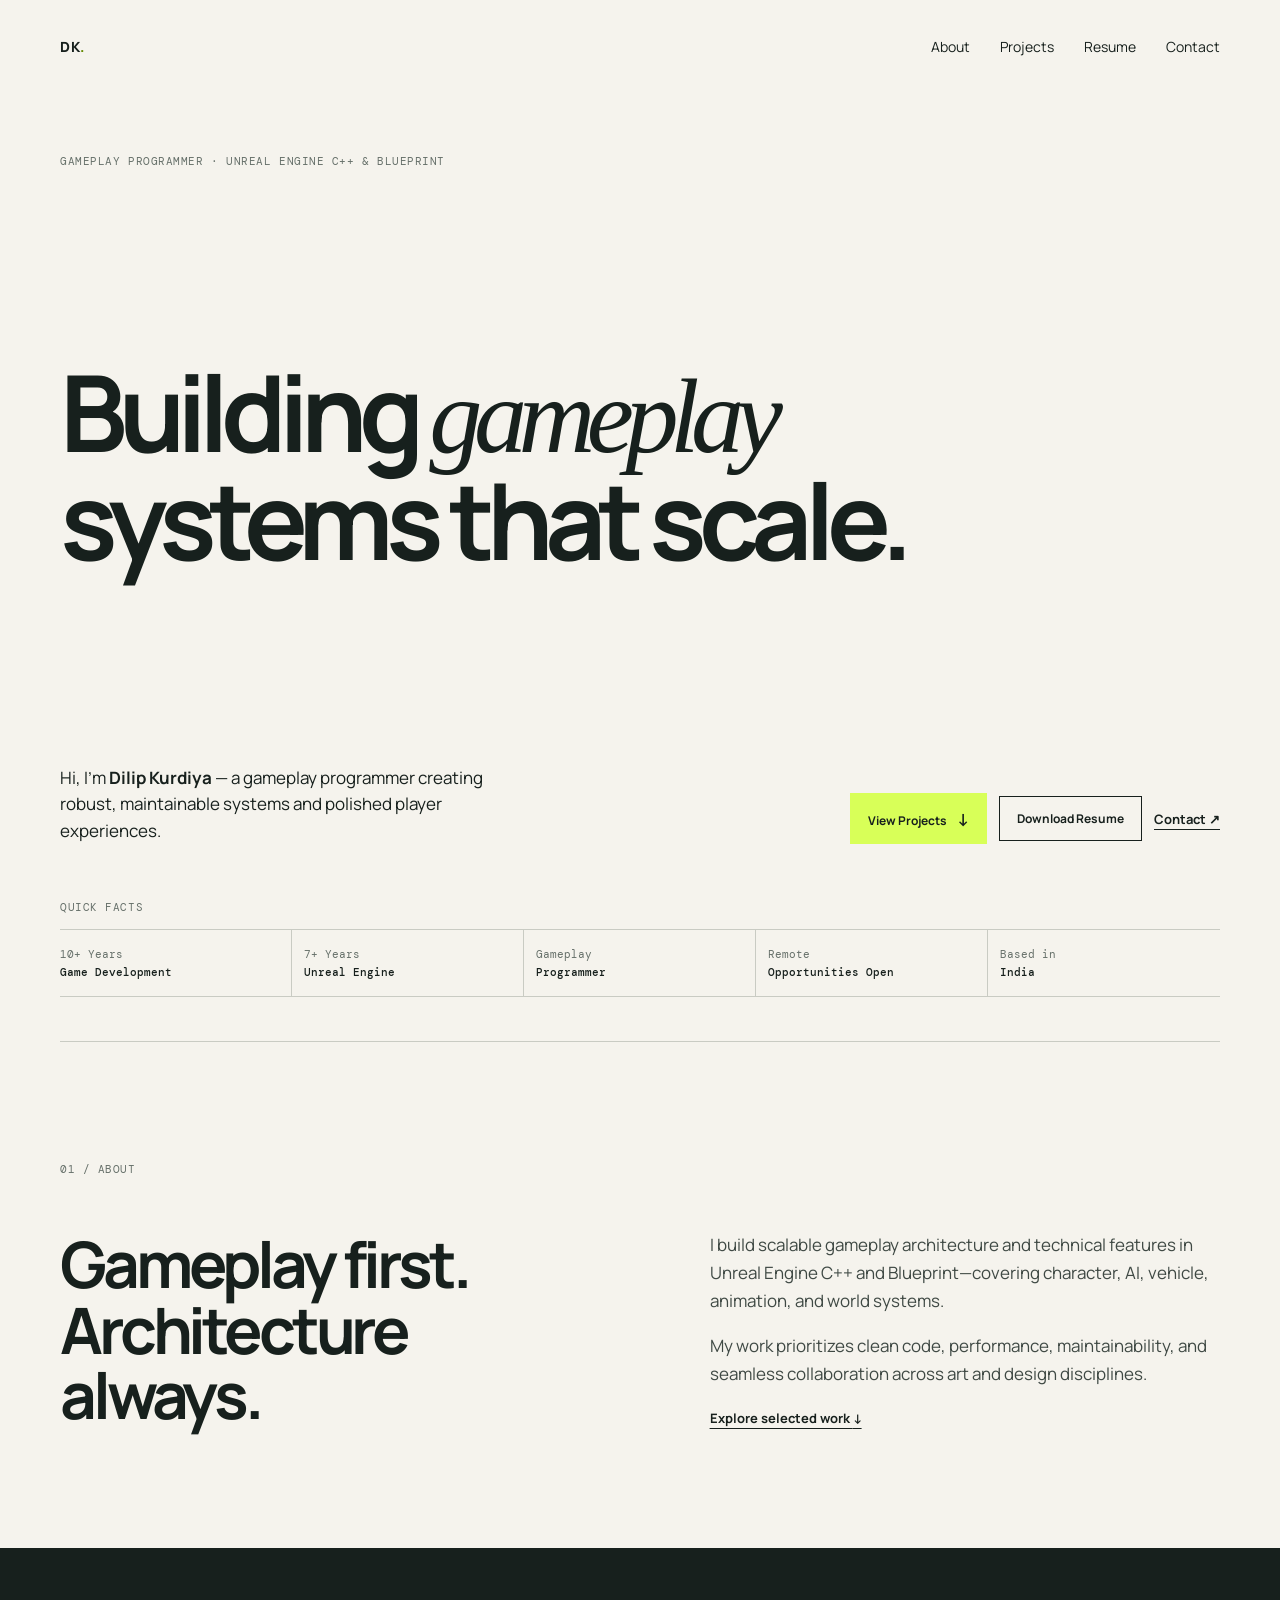
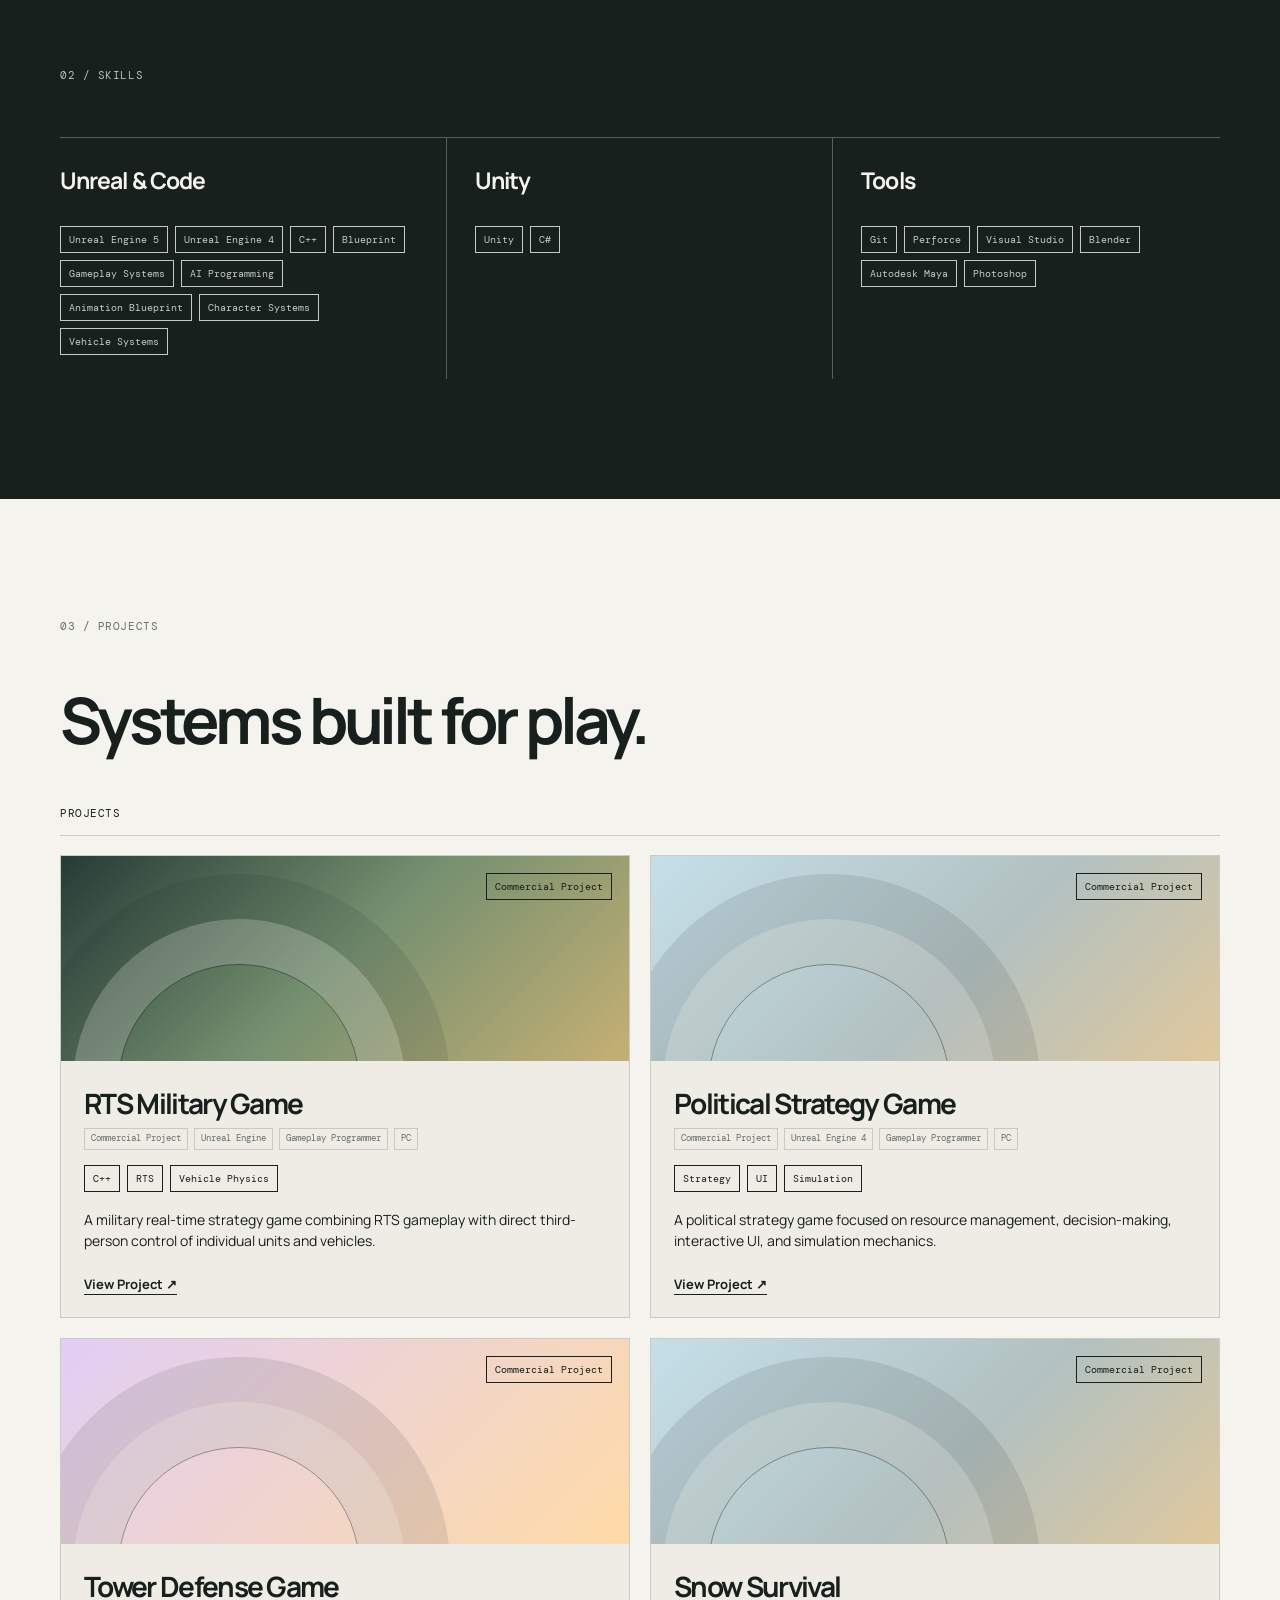
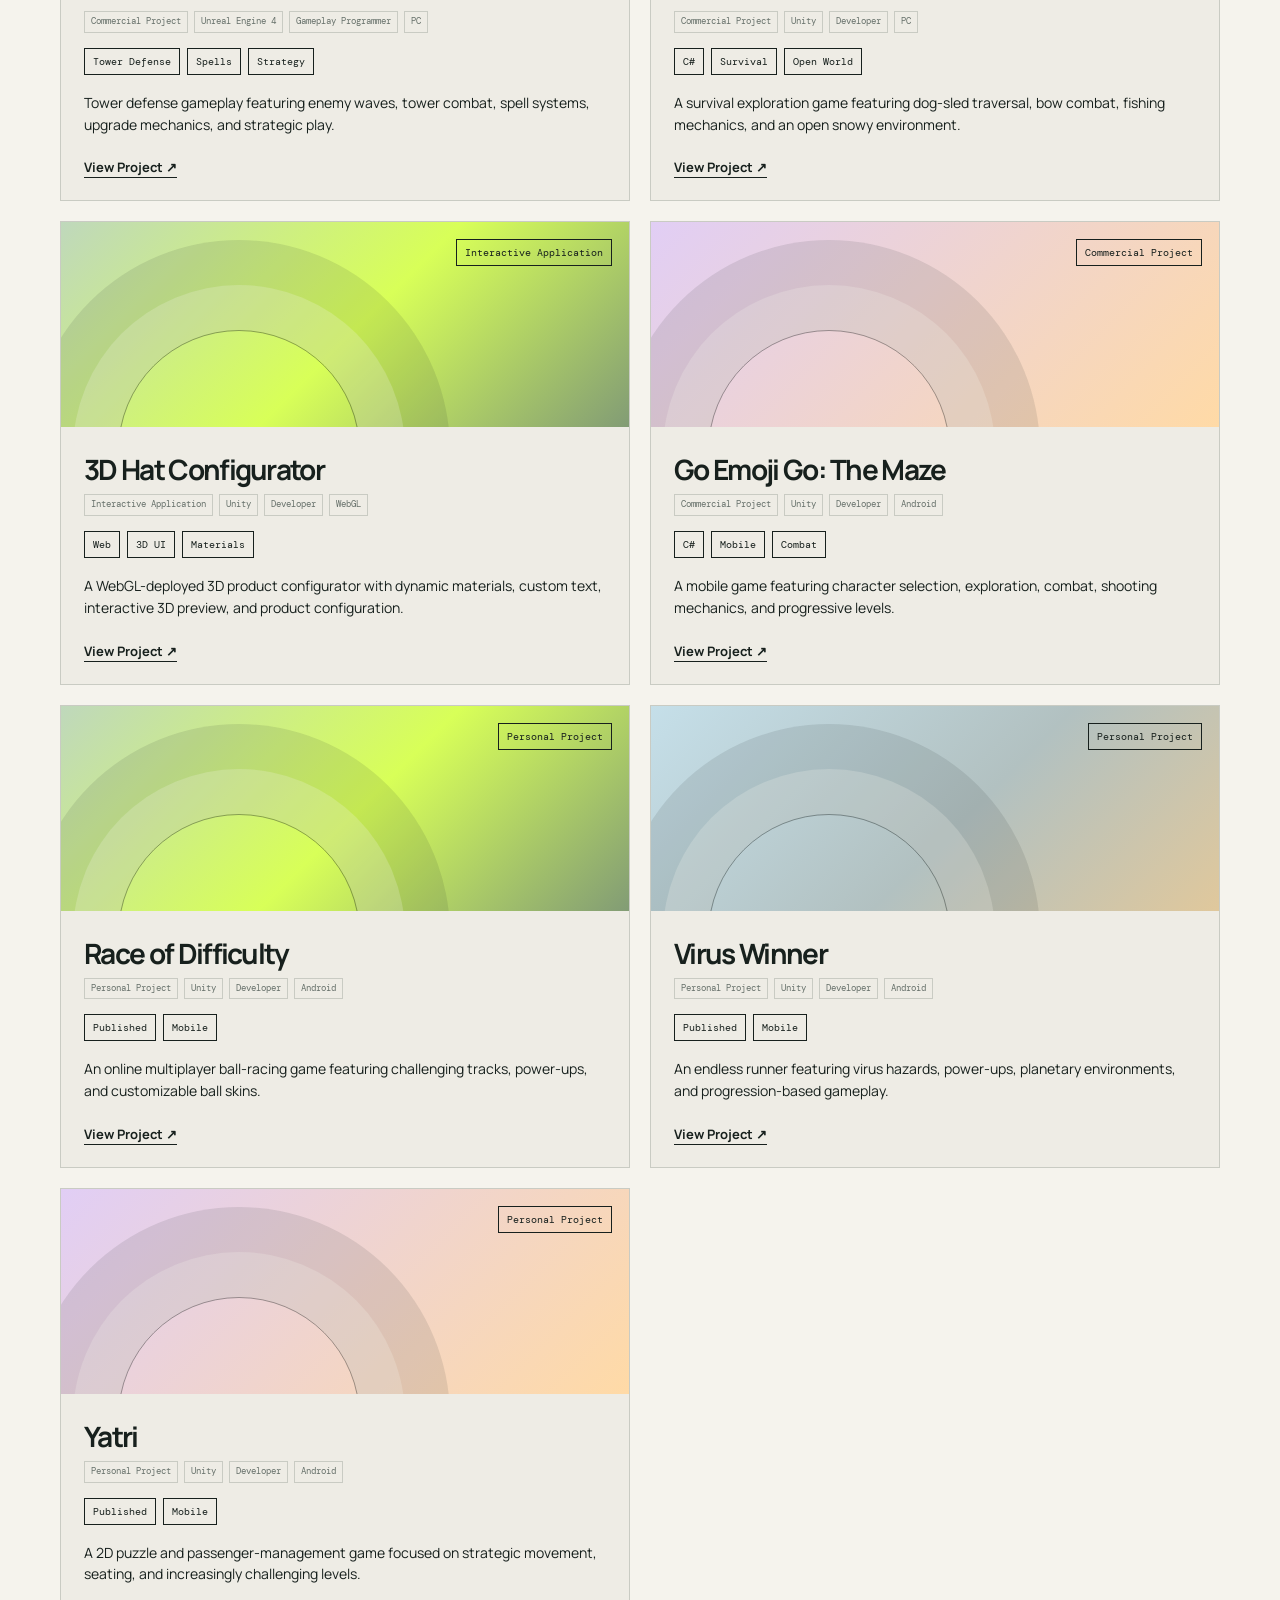
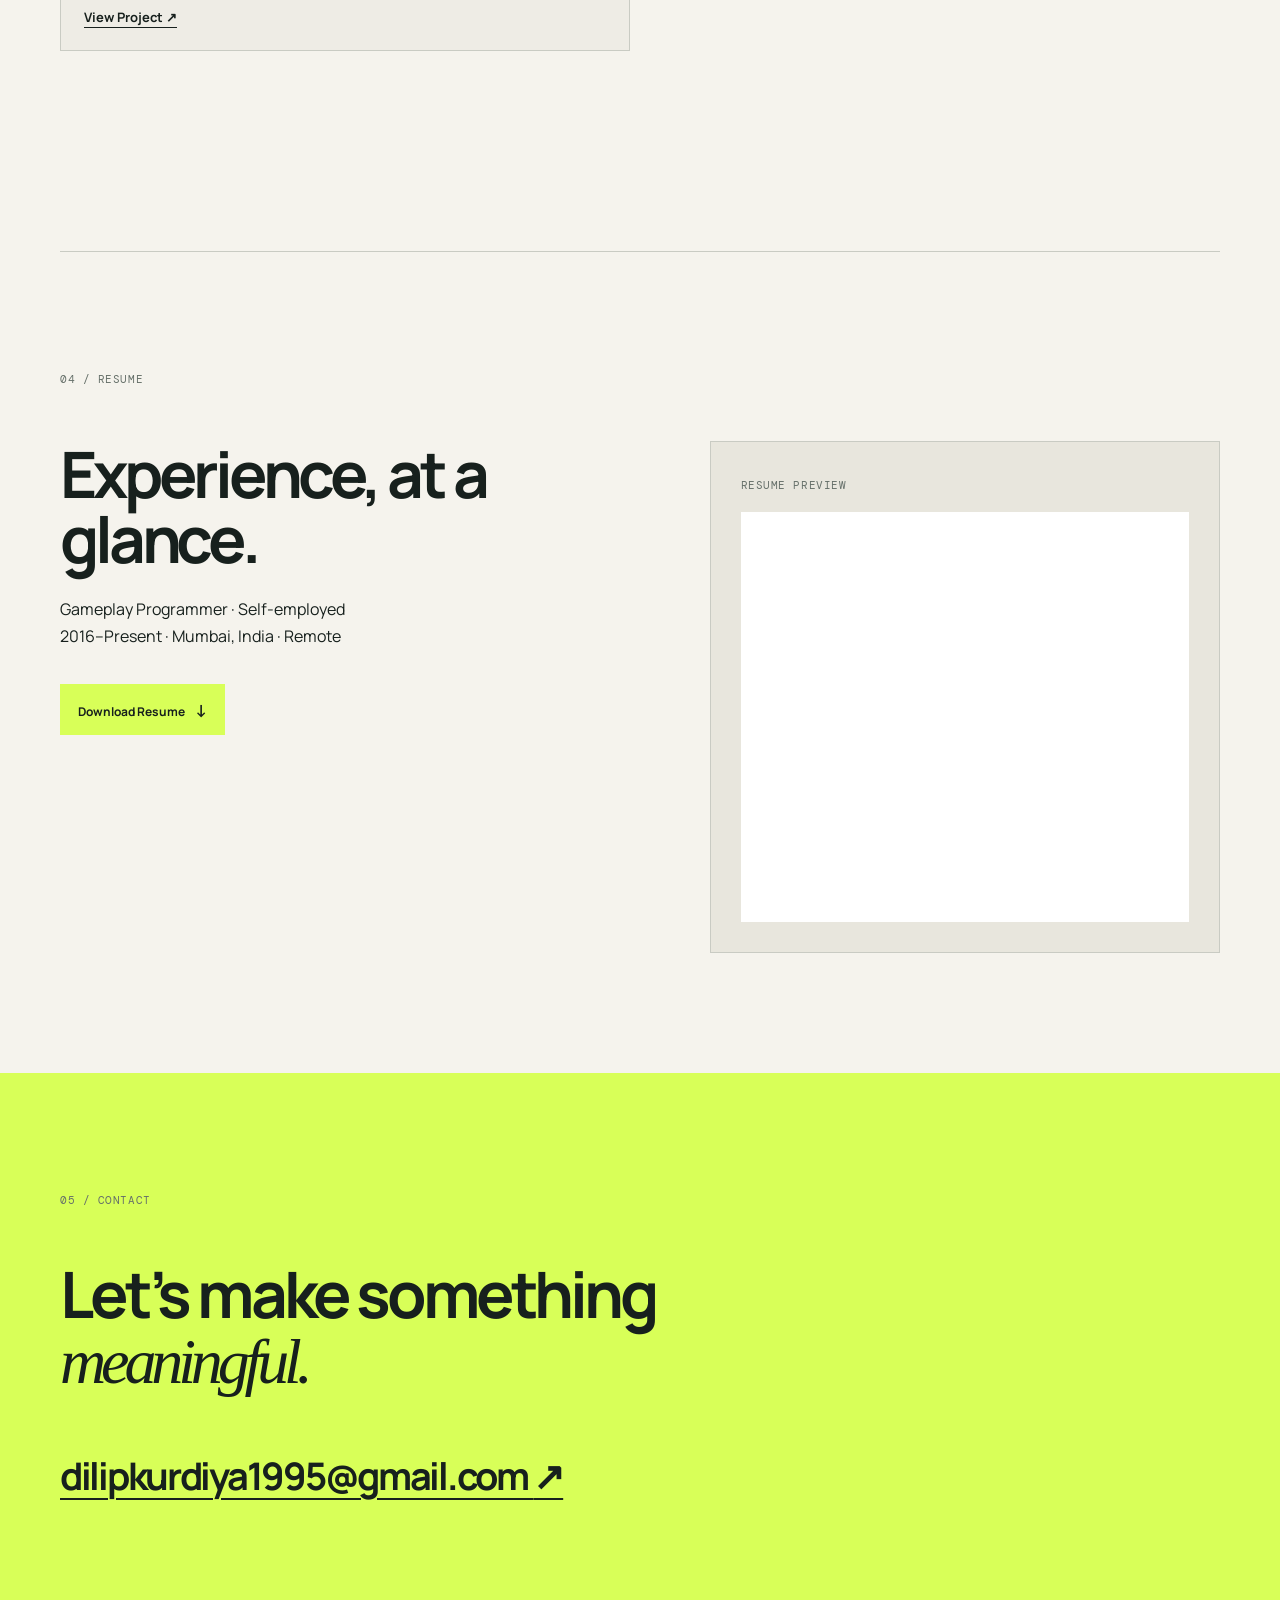
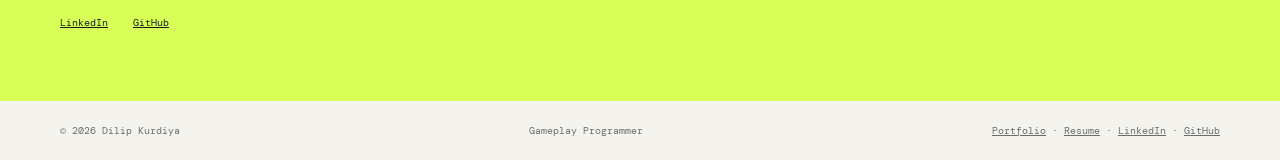
<file: index.html>
<!doctype html>
<html lang="en">
<head>
  <meta charset="UTF-8"><meta name="viewport" content="width=device-width, initial-scale=1.0">
  <meta name="description" content="Dilip Kurdiya — Gameplay Programmer specializing in Unreal Engine.">
  <title>Dilip Kurdiya — Gameplay Programmer</title>
  <link rel="preconnect" href="https://fonts.googleapis.com"><link rel="preconnect" href="https://fonts.gstatic.com" crossorigin>
  <link href="https://fonts.googleapis.com/css2?family=DM+Mono:wght@400;500&family=Manrope:wght@400;500;600;700;800&display=swap" rel="stylesheet"><link rel="stylesheet" href="styles.css">
</head>
<body>
  <header class="nav wrap"><a class="logo" href="#home" aria-label="Dilip Kurdiya home"><span class="monogram">DK</span><span>.</span></a><button class="menu" aria-label="Open navigation" aria-expanded="false">Menu</button><nav aria-label="Main navigation"><a href="#about">About</a><a href="#projects">Projects</a><a href="#resume">Resume</a><a href="#contact">Contact</a></nav></header>
  <main id="home">
    <section class="hero wrap">
      <p class="eyebrow">Gameplay Programmer · Unreal Engine C++ &amp; Blueprint</p>
      <h1>Building <em>gameplay</em> systems that scale.</h1>
      <div class="hero-bottom"><p>Hi, I’m <strong>Dilip Kurdiya</strong> — a gameplay programmer creating robust, maintainable systems and polished player experiences.</p><div class="hero-actions"><a class="button primary" href="#projects">View Projects <span>↓</span></a><a class="button" href="#resume">Download Resume</a><a class="text-link" href="#contact">Contact <span>↗</span></a></div></div>
    </section>
    <section class="facts wrap" aria-label="Quick facts"><p class="eyebrow">Quick facts</p><div><span>10+ Years<br><b>Game Development</b></span><span>7+ Years<br><b>Unreal Engine</b></span><span>Gameplay<br><b>Programmer</b></span><span>Remote<br><b>Opportunities Open</b></span><span>Based in<br><b>India</b></span></div></section>
    <section id="about" class="about wrap section"><p class="eyebrow">01 / About</p><div class="split"><h2>Gameplay first.<br>Architecture always.</h2><div><p>I build scalable gameplay architecture and technical features in Unreal Engine C++ and Blueprint—covering character, AI, vehicle, animation, and world systems.</p><p>My work prioritizes clean code, performance, maintainability, and seamless collaboration across art and design disciplines.</p><a class="text-link" href="#projects">Explore selected work <span>↓</span></a></div></div></section>
    <section class="skills section"><div class="wrap"><p class="eyebrow">02 / Skills</p><div class="skill-groups"><article><h3>Unreal &amp; Code</h3><div class="badges"><span>Unreal Engine 5</span><span>Unreal Engine 4</span><span>C++</span><span>Blueprint</span><span>Gameplay Systems</span><span>AI Programming</span><span>Animation Blueprint</span><span>Character Systems</span><span>Vehicle Systems</span></div></article><article><h3>Unity</h3><div class="badges"><span>Unity</span><span>C#</span></div></article><article><h3>Tools</h3><div class="badges"><span>Git</span><span>Perforce</span><span>Visual Studio</span><span>Blender</span><span>Autodesk Maya</span><span>Photoshop</span></div></article></div></div></section>
    <section id="projects" class="projects-section wrap section"><p class="eyebrow">03 / Projects</p><h2>Systems built for play.</h2><div id="project-groups"></div></section>
    <section id="resume" class="resume wrap section"><p class="eyebrow">04 / Resume</p><div class="resume-layout"><div><h2>Experience, at a glance.</h2><p>Gameplay Programmer · Self-employed<br>2016–Present · Mumbai, India · Remote</p><a class="button primary resume-download" href="resume.pdf" download>Download Resume <span>↓</span></a></div><div class="resume-preview"><span class="eyebrow">Resume Preview</span><iframe src="resume.pdf#view=FitH" title="Dilip Kurdiya resume preview" loading="lazy"></iframe></div></div></section>
    <section id="contact" class="contact"><div class="wrap"><p class="eyebrow">05 / Contact</p><h2>Let’s make something<br><em>meaningful.</em></h2><a class="email" href="mailto:dilipkurdiya1995@gmail.com">dilipkurdiya1995@gmail.com <span>↗</span></a><div class="socials"><a href="https://www.linkedin.com/in/dilipkurdiya" target="_blank" rel="noopener noreferrer">LinkedIn</a><a href="https://github.com/DilipKurdiya" target="_blank" rel="noopener noreferrer">GitHub</a></div></div></section>
  </main><footer class="wrap"><span>© 2026 Dilip Kurdiya</span><span>Gameplay Programmer</span><span><a href="#projects">Portfolio</a> · <a href="#resume">Resume</a> · <a href="https://www.linkedin.com/in/dilipkurdiya">LinkedIn</a> · <a href="https://github.com/DilipKurdiya">GitHub</a></span></footer><script src="script.js"></script>
</body></html>
</file>
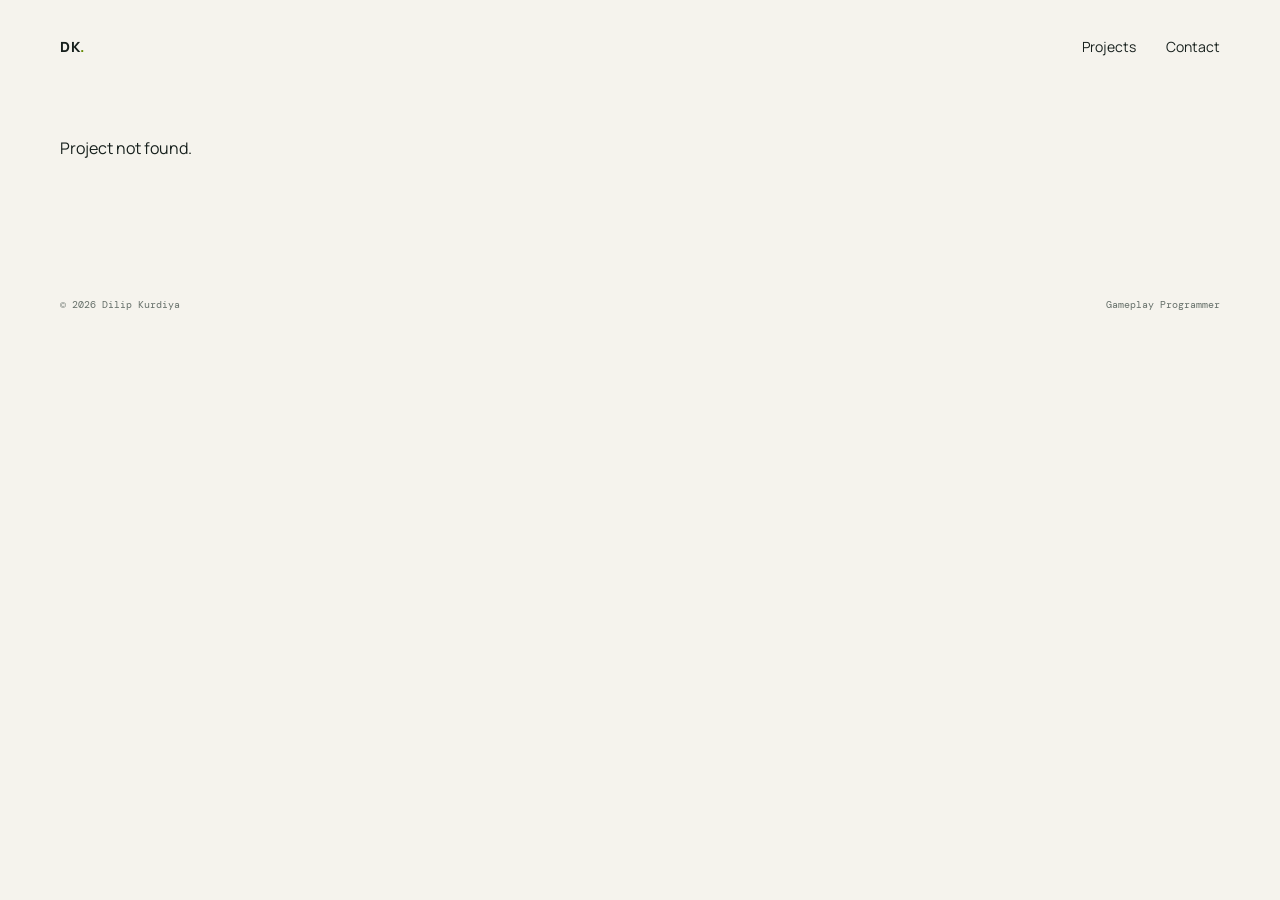
<file: project.html>
<!doctype html><html lang="en"><head><meta charset="UTF-8"><meta name="viewport" content="width=device-width, initial-scale=1.0"><title>Project — Dilip Kurdiya</title><link rel="preconnect" href="https://fonts.googleapis.com"><link rel="preconnect" href="https://fonts.gstatic.com" crossorigin><link href="https://fonts.googleapis.com/css2?family=DM+Mono:wght@400;500&family=Manrope:wght@400;500;600;700;800&display=swap" rel="stylesheet"><link rel="stylesheet" href="styles.css"></head><body><header class="nav wrap"><a class="logo" href="index.html" aria-label="Dilip Kurdiya home"><span class="monogram">DK</span><span>.</span></a><nav><a href="index.html#projects">Projects</a><a href="index.html#contact">Contact</a></nav></header><main id="project-detail" class="detail wrap"></main><footer class="wrap"><span>© 2026 Dilip Kurdiya</span><span>Gameplay Programmer</span></footer><script src="project.js"></script></body></html>
</file>
<file: styles.css>
:root{--ink:#17201d;--paper:#f5f3ed;--lime:#d8ff58;--line:#c9cbc3;--muted:#66706a}*{box-sizing:border-box}html{scroll-behavior:smooth}body{margin:0;background:var(--paper);color:var(--ink);font-family:Manrope,Arial,sans-serif}.wrap{width:min(1160px,calc(100% - 48px));margin:auto}.nav{height:92px;display:flex;align-items:center;justify-content:space-between}.logo{font-size:25px;font-weight:800;color:inherit;text-decoration:none;letter-spacing:-2px}.logo span{color:#638900}.nav nav{display:flex;gap:30px}.nav a{font-size:14px;color:inherit;text-decoration:none}.menu{display:none;border:0;background:none;font:inherit}.eyebrow{font-family:"DM Mono",monospace;text-transform:uppercase;font-size:11px;letter-spacing:.05em;margin:0;color:var(--muted)}h1,h2,h3,h4,p{margin-top:0}h1{font-size:clamp(52px,8.3vw,116px);line-height:.98;letter-spacing:-.075em;max-width:1010px;margin:65px 0}h2{font-size:clamp(38px,5vw,70px);line-height:1.02;letter-spacing:-.065em}em{font-family:Georgia,serif;font-weight:400;letter-spacing:-.08em}.hero{min-height:calc(100vh - 92px);display:flex;flex-direction:column;justify-content:space-between;padding:62px 0 56px}.hero-bottom{display:flex;align-items:end;justify-content:space-between;gap:35px}.hero-bottom>p{font-size:17px;line-height:1.55;max-width:440px;margin:0}.hero-actions{display:flex;align-items:center;gap:12px;flex-wrap:wrap;justify-content:end}.button{border:1px solid var(--ink);padding:13px 17px;color:var(--ink);font:700 12px Manrope,sans-serif;text-decoration:none;transition:transform .2s,background .2s}.button:hover{transform:translateY(-3px);background:#e4e4dd}.button.primary{background:var(--lime);border-color:var(--lime)}.button span{margin-left:8px;font-size:17px}.text-link{display:inline-block;color:inherit;font-size:13px;font-weight:700;text-decoration-thickness:1px;text-underline-offset:5px}.facts{padding:0 0 44px}.facts>div{border-top:1px solid var(--line);border-bottom:1px solid var(--line);margin-top:15px;display:grid;grid-template-columns:repeat(5,1fr)}.facts span{font:11px/1.65 "DM Mono",monospace;padding:15px 12px;border-right:1px solid var(--line);color:var(--muted)}.facts span:first-child{padding-left:0}.facts span:last-child{border:0}.facts b{color:var(--ink);font-weight:500}.section{padding:120px 0}.about{border-top:1px solid var(--line)}.split{display:grid;grid-template-columns:1fr 1fr;gap:12%;margin-top:55px}.split h2{margin:0}.split p{font-size:17px;line-height:1.65;color:#3f4944}.skills{background:var(--ink);color:var(--paper)}.skills .eyebrow{color:#b8c1b9}.skill-groups{margin-top:55px;display:grid;grid-template-columns:repeat(3,1fr);gap:0;border-top:1px solid #526057}.skill-groups article{padding:26px 28px 24px 0;border-right:1px solid #526057}.skill-groups article+article{padding-left:28px}.skill-groups article:last-child{border:0}.skill-groups h3{font-size:23px;letter-spacing:-.04em;margin:0 0 30px}.badges,.tags{display:flex;flex-wrap:wrap;gap:7px}.badges span,.tags span{font:10px "DM Mono",monospace;border:1px solid currentColor;padding:7px 8px;line-height:1.1}.badges span{color:#c5cbc4}.projects-section>h2{margin:54px 0}.project-group{margin:0 0 80px}.project-group>h3{font:11px "DM Mono",monospace;letter-spacing:.05em;text-transform:uppercase;border-bottom:1px solid var(--line);padding-bottom:15px;margin-bottom:19px}.project-grid{display:grid;grid-template-columns:repeat(2,1fr);gap:20px}.project-card{border:1px solid var(--line);background:#eeece5;overflow:hidden;transition:transform .22s,box-shadow .22s}.project-card:hover{transform:translateY(-6px);box-shadow:7px 7px 0 var(--ink)}.project-card.featured{grid-column:span 2}.thumbnail{height:172px;padding:17px;display:flex;align-items:start;justify-content:end;background:linear-gradient(135deg,#bfd8bc,#d8ff58 52%,#829c75);position:relative;overflow:hidden}.thumbnail:after{content:"";position:absolute;width:240px;height:240px;border:1px solid rgba(23,32,29,.4);border-radius:50%;bottom:-145px;left:10%;box-shadow:0 0 0 45px rgba(245,243,237,.22),0 0 0 90px rgba(23,32,29,.1)}.project-card:nth-child(2n) .thumbnail{background:linear-gradient(135deg,#c5dfe9,#b2c1c1 55%,#e0c89c)}.project-card:nth-child(3n) .thumbnail{background:linear-gradient(135deg,#e1cef5,#ffdaa6)}.thumbnail span{position:relative;z-index:1;font:10px "DM Mono",monospace;border:1px solid var(--ink);padding:6px 8px}.card-body{padding:23px}.card-body h4{font-size:28px;letter-spacing:-.06em;margin:0 0 6px}.card-body .meta{font:11px "DM Mono",monospace;color:var(--muted);margin-bottom:16px}.card-body .tags{margin-bottom:17px}.card-body>p:not(.meta){font-size:14px;line-height:1.55;max-width:600px;margin-bottom:20px}.resume{border-top:1px solid var(--line)}.resume-layout{display:grid;grid-template-columns:1fr 1fr;gap:12%;margin-top:55px}.resume-layout h2{margin:0 0 24px}.resume-layout>div>p{line-height:1.7}.resume-download{display:inline-block;margin-top:18px}.resume-preview{border:1px solid var(--line);padding:30px;background:#e8e6dd;min-height:260px}.resume-preview h3{font-size:30px;letter-spacing:-.05em;margin:54px 0 8px}.resume-preview small{display:block;line-height:1.6;color:var(--muted);margin-top:37px}.resume-preview code{font-family:"DM Mono",monospace}.contact{background:var(--lime);padding:120px 0 72px}.contact h2{margin:54px 0}.email{font-size:clamp(21px,3vw,38px);color:inherit;font-weight:700;letter-spacing:-.06em;text-decoration-thickness:2px;text-underline-offset:8px}.socials{margin-top:115px;display:flex;gap:25px}.socials a,footer{font-family:"DM Mono",monospace;font-size:10px;color:inherit}footer{display:flex;justify-content:space-between;padding:23px 0;color:var(--muted)}footer a{color:inherit}.detail{padding:45px 0 100px}.back{margin-top:10px}.detail-hero{padding:90px 0 75px;border-bottom:1px solid var(--line)}.detail-hero h1{margin:34px 0}.detail-hero>p:not(.eyebrow){font-size:19px;line-height:1.65;max-width:760px;margin-bottom:30px}.video-slot{padding:24px 0;border-bottom:1px solid var(--line)}.video-slot>div{height:380px;margin-top:16px;background:var(--ink);color:var(--paper);display:flex;align-items:center;justify-content:center;flex-direction:column;gap:10px}.video-slot strong{font-size:22px;letter-spacing:-.04em}.video-slot span{font:11px "DM Mono",monospace;color:#c5cbc4}.detail-grid{display:grid;grid-template-columns:1fr 1fr;gap:0;border-top:1px solid var(--line);margin-top:75px}.detail-grid article{min-height:210px;padding:28px 30px 28px 0;border-bottom:1px solid var(--line)}.detail-grid article:nth-child(even){padding-left:30px;border-left:1px solid var(--line)}.detail-grid h2{font-size:30px;margin:35px 0 15px}.detail-grid article>p:not(.eyebrow){font-size:14px;line-height:1.65}.systems{grid-column:span 2}.systems ul{columns:2;padding:0;list-style:none;line-height:2}.systems li:before{content:"↗";margin-right:10px;color:#638900}.screenshots div{height:100px;background:#e8e6dd;display:flex;align-items:center;justify-content:center;font:11px "DM Mono",monospace;color:var(--muted)}.related{padding-top:55px}.related .button{display:inline-block;margin-top:18px}
@media(max-width:700px){.wrap{width:min(100% - 32px,1160px)}.nav{height:70px}.nav nav{display:none}.menu{display:block}.nav.open nav{position:absolute;top:70px;left:0;right:0;padding:25px 16px;background:var(--paper);display:flex;flex-direction:column;z-index:2;border-bottom:1px solid var(--line)}.hero{min-height:auto;padding:42px 0 65px}h1{font-size:clamp(48px,15vw,72px);margin:48px 0}.hero-bottom,.split,.resume-layout{display:block}.hero-bottom>p{margin-bottom:32px}.hero-actions{justify-content:start}.facts>div{grid-template-columns:1fr 1fr}.facts span{padding-left:0;border-bottom:1px solid var(--line)}.facts span:nth-child(2n){padding-left:12px;border-right:0}.facts span:last-child{border-bottom:0}.section{padding:80px 0}.split{margin-top:38px}.split h2{margin-bottom:30px}.skill-groups,.project-grid,.detail-grid{grid-template-columns:1fr}.skill-groups article,.skill-groups article+article{padding:24px 0;border-right:0;border-bottom:1px solid #526057}.skill-groups h3{margin-bottom:18px}.project-card.featured,.systems{grid-column:auto}.project-group{margin-bottom:58px}.resume-layout>div:first-child{margin-bottom:30px}.contact{padding:80px 0 45px}.socials{margin-top:75px}footer{gap:9px;flex-direction:column}.detail{padding-top:20px}.detail-hero{padding:62px 0}.video-slot>div{height:220px;padding:20px;text-align:center}.detail-grid{margin-top:45px}.detail-grid article,.detail-grid article:nth-child(even){padding:23px 0;border-left:0;min-height:auto}.systems ul{columns:1}.thumbnail{height:150px}}
.project-card.rts-featured{grid-column:span 2}.project-card.rts-featured .thumbnail{height:245px;background:linear-gradient(135deg,#263b36,#759070 50%,#c6b073)}.videos{padding-top:40px}.videos>.eyebrow{padding-bottom:16px;border-bottom:1px solid var(--line)}
@media(max-width:700px){.project-card.rts-featured .thumbnail{height:150px}}
.project-card.rts-featured{grid-column:auto!important}.project-card.rts-featured .thumbnail{height:205px!important}.project-card.featured{border:2px solid var(--lime)}.project-card.featured .thumbnail{background:linear-gradient(135deg,#c9d8c1,#a8bda1 54%,#809176)}.card-metadata{display:flex;flex-wrap:wrap;gap:6px;margin:0 0 15px}.card-metadata span{font:9px "DM Mono",monospace;color:var(--muted);border:1px solid var(--line);padding:5px 6px;line-height:1.1}.detail-grid h3{font-size:24px;letter-spacing:-.04em;margin:35px 0 10px}.detail-grid h3+p{font-size:14px;margin-bottom:28px}.detail-grid h3~.eyebrow{margin-top:25px}
.video-embed{position:relative;aspect-ratio:16/9;margin-top:16px;background:var(--ink)}.video-embed iframe{position:absolute;width:100%;height:100%;border:0;inset:0}
@media(max-width:700px){.project-card.rts-featured .thumbnail{height:150px!important}}
.project-card .thumbnail{height:205px}@media(max-width:700px){.project-card .thumbnail{height:150px}}
.resume-preview iframe{display:block;width:100%;height:410px;border:0;margin-top:18px;background:#fff}
.logo .monogram{color:inherit;letter-spacing:.5px}
</file>
